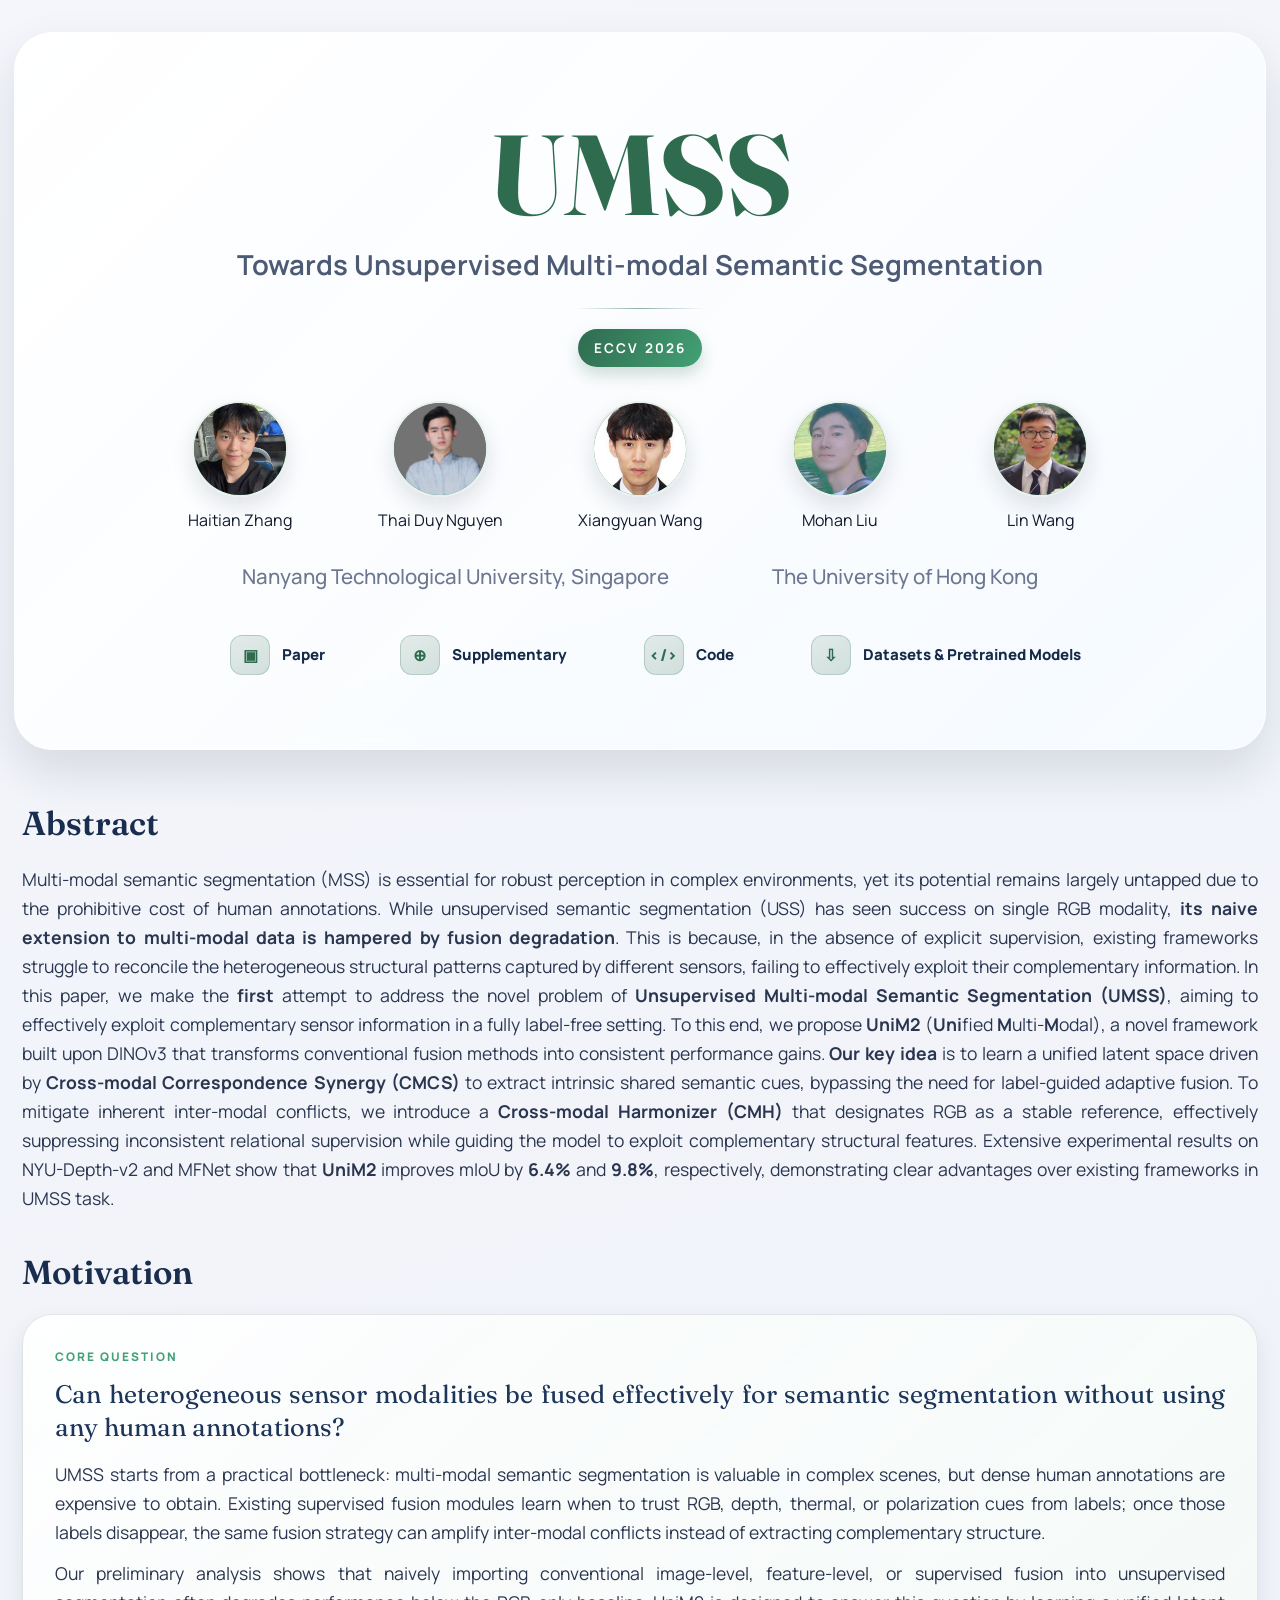
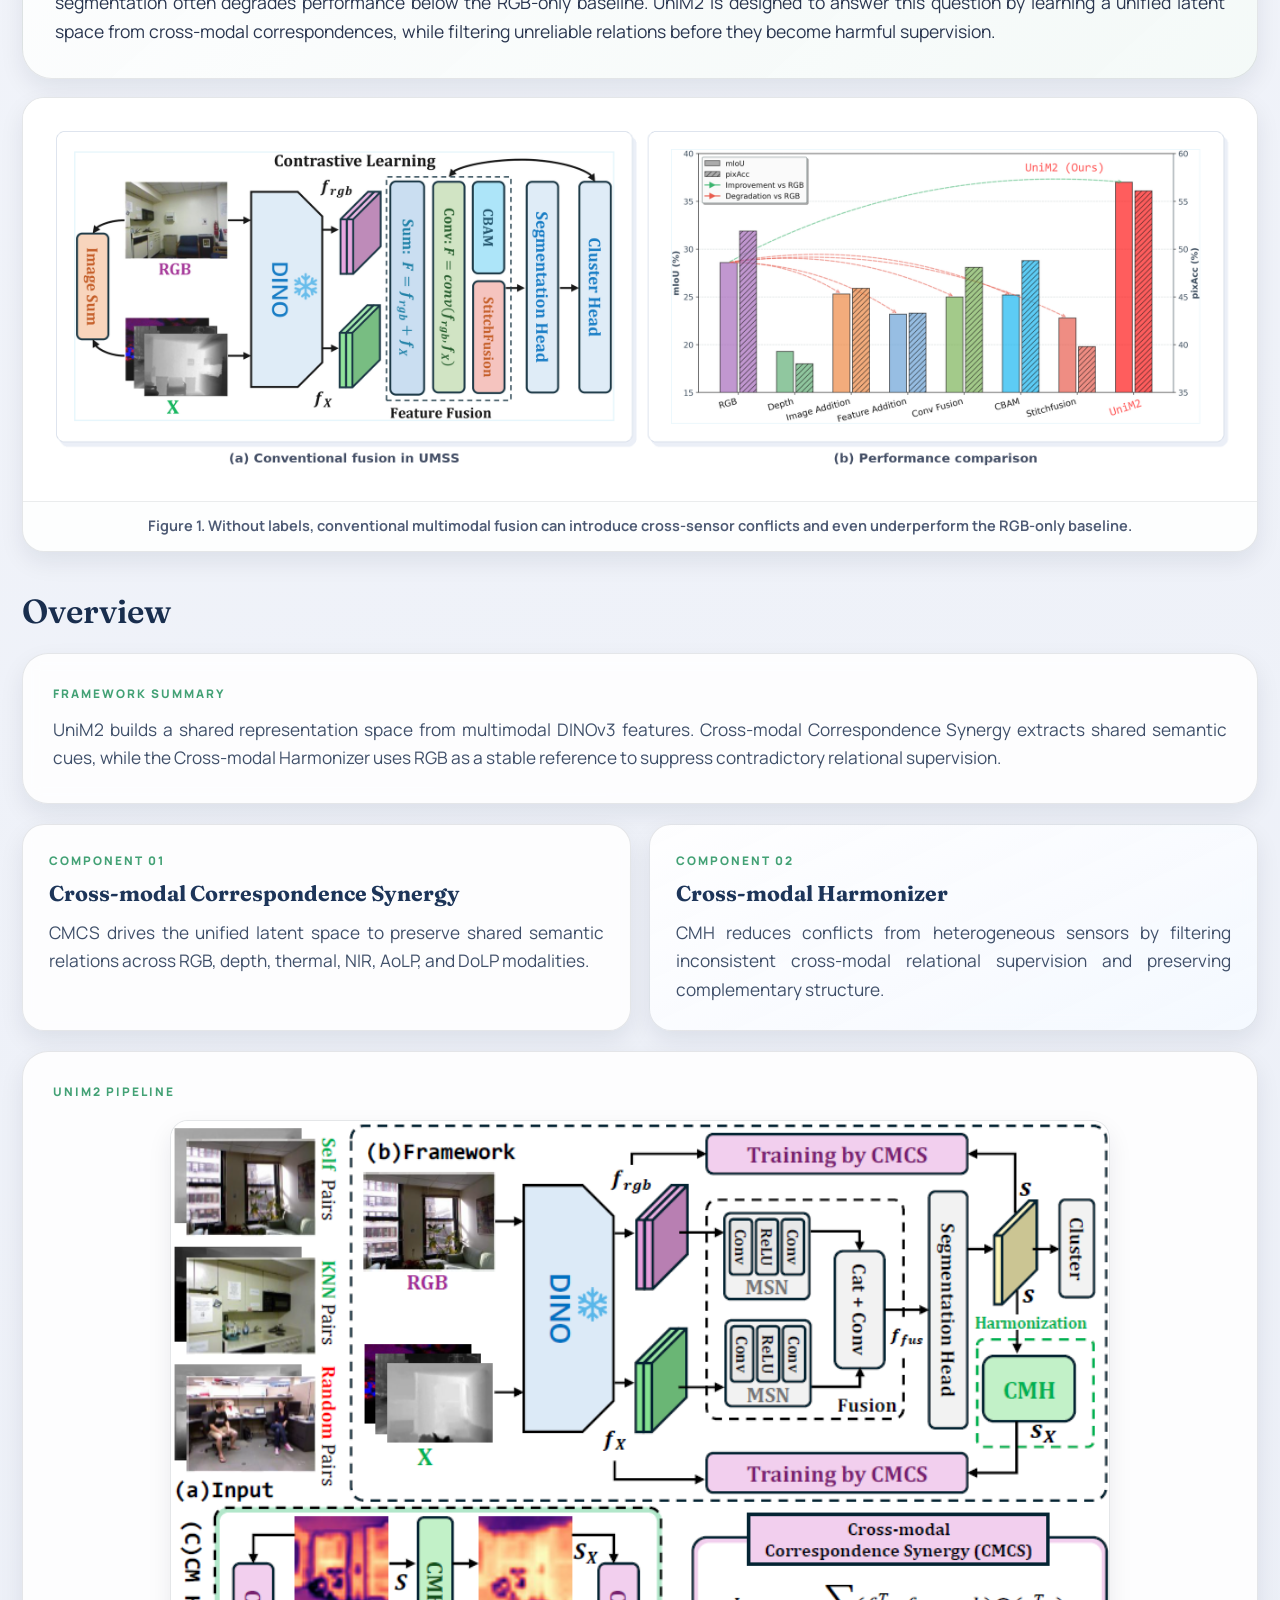
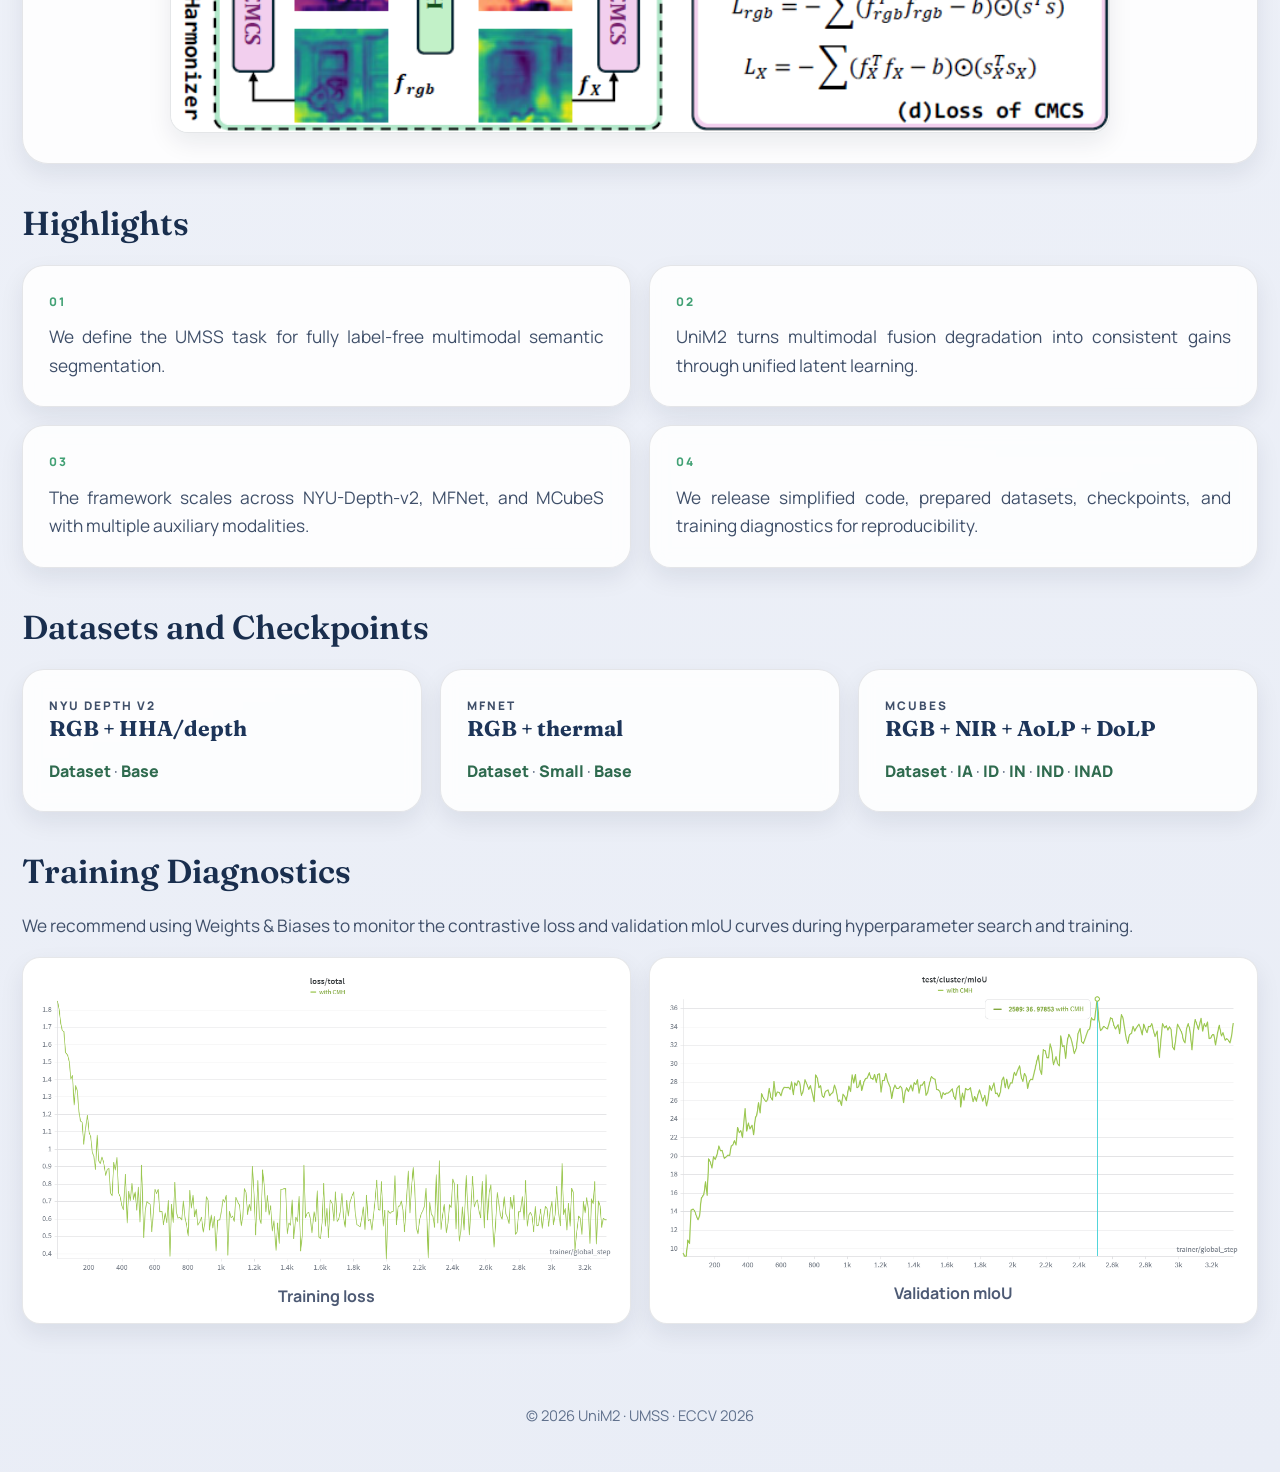
<file: index.html>
<!DOCTYPE html>
<html lang="en">
<head>
    <meta charset="UTF-8">
    <meta name="viewport" content="width=device-width, initial-scale=1.0">
    <title>UMSS | UniM2</title>
    <meta name="description" content="UMSS: Towards Unsupervised Multi-modal Semantic Segmentation">
    <link rel="preconnect" href="https://fonts.googleapis.com">
    <link rel="preconnect" href="https://fonts.gstatic.com" crossorigin>
    <link href="https://fonts.googleapis.com/css2?family=Fraunces:opsz,wght@9..144,500;9..144,600;9..144,700&family=Manrope:wght@400;500;600;700;800&family=Space+Mono:wght@400;700&display=swap" rel="stylesheet">
    <link rel="stylesheet" href="styles.css">
</head>
<body>
    <div class="site">
        <header class="masthead">
            <div class="masthead__inner">
                <h1 class="title animate-in animate-in--1"><span>UMSS</span></h1>
                <p class="subtitle animate-in animate-in--2">Towards Unsupervised Multi-modal Semantic Segmentation</p>
                <div class="title-rule animate-in animate-in--3" aria-hidden="true"></div>
                <p class="venue venue--above-authors animate-in animate-in--4"><span>ECCV 2026</span></p>

                <div class="authors animate-in animate-in--5">
                    <a class="author-pill" href="https://github.com/Hatins"><span class="author-pill__photo-frame"><img class="author-pill__photo" src="files/author-pics/haitian_zhang.jpg" alt="Portrait of Haitian Zhang"></span><span>Haitian Zhang</span></a>
                    <a class="author-pill" href="https://www.linkedin.com/in/thai-nd/"><span class="author-pill__photo-frame"><img class="author-pill__photo" src="files/author-pics/thai_nguyen.png" alt="Portrait of Thai Duy Nguyen"></span><span>Thai Duy Nguyen</span></a>
                    <a class="author-pill" href="https://scholar.google.com/citations?user=UiQIZMkAAAAJ&hl=en"><span class="author-pill__photo-frame"><img class="author-pill__photo" src="files/author-pics/xiangyuan_wang.jpg" alt="Portrait of Xiangyuan Wang"></span><span>Xiangyuan Wang</span></a>
                    <a class="author-pill" href="https://www.linkedin.com/in/mohan%EF%BC%88lester%EF%BC%89-liu-a26a5a286/"><span class="author-pill__photo-frame"><img class="author-pill__photo" src="files/author-pics/mohan_liu.png" alt="Portrait of Mohan Liu"></span><span>Mohan Liu</span></a>
                    <a class="author-pill" href="https://scholar.google.com/citations?user=SReb2csAAAAJ&hl=en"><span class="author-pill__photo-frame"><img class="author-pill__photo" src="files/author-pics/lin_wang.png" alt="Portrait of Lin Wang"></span><span>Lin Wang</span></a>
                </div>

                <p class="affiliation animate-in animate-in--6"><span>Nanyang Technological University, Singapore</span><span>The University of Hong Kong</span></p>

                <nav class="links animate-in animate-in--7" aria-label="Paper resources">
                    <a href="papers/UMSS__ECCV.pdf"><span class="link-icon" aria-hidden="true">▣</span><span>Paper</span></a>
                    <a href="papers/UMSS__ECCV_Supp.pdf"><span class="link-icon" aria-hidden="true">⊕</span><span>Supplementary</span></a>
                    <a href="https://github.com/Hatins/UniM2"><span class="link-icon" aria-hidden="true">&lt;/&gt;</span><span>Code</span></a>
                    <a href="#downloads"><span class="link-icon" aria-hidden="true">⇩</span><span>Datasets &amp; Pretrained Models</span></a>
                </nav>
            </div>
        </header>

        <main class="content">
            <section class="section reveal" data-reveal>
                <div class="section__header"><h2>Abstract</h2></div>
                <p class="body-text">
                    Multi-modal semantic segmentation (MSS) is essential for robust perception in complex environments, yet its potential remains largely untapped due to the prohibitive cost of human annotations. While unsupervised semantic segmentation (USS) has seen success on single RGB modality, <strong>its naive extension to multi-modal data is hampered by fusion degradation</strong>. This is because, in the absence of explicit supervision, existing frameworks struggle to reconcile the heterogeneous structural patterns captured by different sensors, failing to effectively exploit their complementary information. In this paper, we make the <strong>first</strong> attempt to address the novel problem of <strong>Unsupervised Multi-modal Semantic Segmentation (UMSS)</strong>, aiming to effectively exploit complementary sensor information in a fully label-free setting. To this end, we propose <strong>UniM2</strong> (<strong>Uni</strong>fied <strong>M</strong>ulti-<strong>M</strong>odal), a novel framework built upon DINOv3 that transforms conventional fusion methods into consistent performance gains. <strong>Our key idea</strong> is to learn a unified latent space driven by <strong>Cross-modal Correspondence Synergy (CMCS)</strong> to extract intrinsic shared semantic cues, bypassing the need for label-guided adaptive fusion. To mitigate inherent inter-modal conflicts, we introduce a <strong>Cross-modal Harmonizer (CMH)</strong> that designates RGB as a stable reference, effectively suppressing inconsistent relational supervision while guiding the model to exploit complementary structural features. Extensive experimental results on NYU-Depth-v2 and MFNet show that <strong>UniM2</strong> improves mIoU by <strong>6.4%</strong> and <strong>9.8%</strong>, respectively, demonstrating clear advantages over existing frameworks in UMSS task.
                </p>
            </section>

            <section class="section reveal" data-reveal>
                <div class="section__header"><h2>Motivation</h2></div>
                <div class="motivation-shell">
                    <div class="motivation-copy">
                        <p class="section-kicker">Core Question</p>
                        <p class="motivation-question">Can heterogeneous sensor modalities be fused effectively for semantic segmentation without using any human annotations?</p>
                        <p class="body-text">
                            UMSS starts from a practical bottleneck: multi-modal semantic segmentation is valuable in complex scenes, but dense human annotations are expensive to obtain. Existing supervised fusion modules learn when to trust RGB, depth, thermal, or polarization cues from labels; once those labels disappear, the same fusion strategy can amplify inter-modal conflicts instead of extracting complementary structure.
                        </p>
                        <p class="body-text">
                            Our preliminary analysis shows that naively importing conventional image-level, feature-level, or supervised fusion into unsupervised segmentation often degrades performance below the RGB-only baseline. UniM2 is designed to answer this question by learning a unified latent space from cross-modal correspondences, while filtering unreliable relations before they become harmful supervision.
                        </p>
                    </div>
                    <figure class="motivation-figure">
                        <img class="motivation-image" src="files/umss/motivation_figure.png" alt="Figure 1 motivation analysis showing conventional fusion in UMSS and fusion performance comparison">
                        <figcaption>Figure 1. Without labels, conventional multimodal fusion can introduce cross-sensor conflicts and even underperform the RGB-only baseline.</figcaption>
                    </figure>
                </div>
            </section>

            <section class="section reveal" data-reveal>
                <div class="section__header"><h2>Overview</h2></div>
                <div class="content-stack">
                    <div class="info-panel">
                        <p class="section-kicker">Framework Summary</p>
                        <p class="panel-text">UniM2 builds a shared representation space from multimodal DINOv3 features. Cross-modal Correspondence Synergy extracts shared semantic cues, while the Cross-modal Harmonizer uses RGB as a stable reference to suppress contradictory relational supervision.</p>
                    </div>
                    <div class="card-grid">
                        <article class="info-card">
                            <p class="card-kicker">Component 01</p>
                            <h3 class="card-title">Cross-modal Correspondence Synergy</h3>
                            <p class="card-body">CMCS drives the unified latent space to preserve shared semantic relations across RGB, depth, thermal, NIR, AoLP, and DoLP modalities.</p>
                        </article>
                        <article class="info-card info-card--accent">
                            <p class="card-kicker">Component 02</p>
                            <h3 class="card-title">Cross-modal Harmonizer</h3>
                            <p class="card-body">CMH reduces conflicts from heterogeneous sensors by filtering inconsistent cross-modal relational supervision and preserving complementary structure.</p>
                        </article>
                    </div>
                    <div class="info-panel info-panel--process">
                        <p class="section-kicker">UniM2 Pipeline</p>
                        <figure class="media-frame media-frame--pipeline">
                            <img class="media-frame__image" src="files/umss/framework.png" alt="UniM2 framework diagram">
                        </figure>
                    </div>
                </div>
            </section>

            <section class="section reveal" data-reveal>
                <div class="section__header"><h2>Highlights</h2></div>
                <div class="contribution-grid">
                    <article class="contribution-card"><p class="contribution-card__index">01</p><p class="contribution-card__text">We define the UMSS task for fully label-free multimodal semantic segmentation.</p></article>
                    <article class="contribution-card"><p class="contribution-card__index">02</p><p class="contribution-card__text">UniM2 turns multimodal fusion degradation into consistent gains through unified latent learning.</p></article>
                    <article class="contribution-card"><p class="contribution-card__index">03</p><p class="contribution-card__text">The framework scales across NYU-Depth-v2, MFNet, and MCubeS with multiple auxiliary modalities.</p></article>
                    <article class="contribution-card"><p class="contribution-card__index">04</p><p class="contribution-card__text">We release simplified code, prepared datasets, checkpoints, and training diagnostics for reproducibility.</p></article>
                </div>
            </section>

            <section class="section reveal" id="downloads" data-reveal>
                <div class="section__header"><h2>Datasets and Checkpoints</h2></div>
                <div class="results-shell">
                    <div class="download-grid">
                        <article class="download-card"><p class="card-kicker">NYU Depth V2</p><h3 class="card-title">RGB + HHA/depth</h3><p><a href="https://entuedu-my.sharepoint.com/:u:/r/personal/haitian003_e_ntu_edu_sg/Documents/Project-Datasets-and-Checkpoints/UMSS/Datasets/NYU_Depth.zip?csf=1&web=1&e=7A4yoL">Dataset</a> · <a href="https://entuedu-my.sharepoint.com/:u:/g/personal/haitian003_e_ntu_edu_sg/IQAemUSOKWXNTKU9_AW9hzE2AanUNebUhXXkc6jaBNg2dgw?e=K1EP4N">Base</a></p></article>
                        <article class="download-card"><p class="card-kicker">MFNet</p><h3 class="card-title">RGB + thermal</h3><p><a href="https://entuedu-my.sharepoint.com/:u:/r/personal/haitian003_e_ntu_edu_sg/Documents/Project-Datasets-and-Checkpoints/UMSS/Datasets/MFNet.zip?csf=1&web=1&e=qgCWpa">Dataset</a> · <a href="https://entuedu-my.sharepoint.com/:u:/g/personal/haitian003_e_ntu_edu_sg/IQAmx053DjttRId-yaD7GvuhAVzLpsLur3h7CUN3Iw8HTUQ?e=gysPyS">Small</a> · <a href="https://entuedu-my.sharepoint.com/:u:/g/personal/haitian003_e_ntu_edu_sg/IQDGKaVmHXsFTrlu4kM3ZoZzAZ8fhx4ceIBlzJ1JkqKQyHg?e=AkwHER">Base</a></p></article>
                        <article class="download-card"><p class="card-kicker">MCubeS</p><h3 class="card-title">RGB + NIR + AoLP + DoLP</h3><p><a href="https://entuedu-my.sharepoint.com/:u:/r/personal/haitian003_e_ntu_edu_sg/Documents/Project-Datasets-and-Checkpoints/UMSS/Datasets/MCUBES.zip?csf=1&web=1&e=85hZ7y">Dataset</a> · <a href="https://entuedu-my.sharepoint.com/:u:/g/personal/haitian003_e_ntu_edu_sg/IQBGOJmD0fePQbTmwr_v4en4AeO7a3ITfQweSUa9-Lv2BCg?e=bv4XWb">IA</a> · <a href="https://entuedu-my.sharepoint.com/:u:/g/personal/haitian003_e_ntu_edu_sg/IQACtr3xAtghTbOwBHlE7z9OAZSZmzDRwrlbDXJMaOxXULc?e=5NaIgo">ID</a> · <a href="https://entuedu-my.sharepoint.com/:u:/g/personal/haitian003_e_ntu_edu_sg/IQD1Uxpo7Qr_S6co0Zqa7BdqAdpt2RZ6duS3mI8yxtYUjXc?e=KHzjOI">IN</a> · <a href="https://entuedu-my.sharepoint.com/:u:/g/personal/haitian003_e_ntu_edu_sg/IQDFT8zgTvaHS4-xNAFP9ExVAbWKAyzwjWXfEiYtjbX6SjU?e=ehsWqr">IND</a> · <a href="https://entuedu-my.sharepoint.com/:u:/g/personal/haitian003_e_ntu_edu_sg/IQB4s-XC6GCFQLCATVKoOS0RAbVxJZLwr3h6MqBVtPuPimE?e=LknDUX">INAD</a></p></article>
                    </div>
                </div>
            </section>

            <section class="section reveal" data-reveal>
                <div class="section__header"><h2>Training Diagnostics</h2></div>
                <div class="results-shell">
                    <p class="panel-text results-intro">We recommend using Weights &amp; Biases to monitor the contrastive loss and validation mIoU curves during hyperparameter search and training.</p>
                    <div class="curve-grid">
                        <figure class="media-frame media-frame--diagnostic"><img class="media-frame__image" src="files/umss/training_loss.png" alt="Training loss curve"><figcaption>Training loss</figcaption></figure>
                        <figure class="media-frame media-frame--diagnostic"><img class="media-frame__image" src="files/umss/training_miou.png" alt="Validation mIoU curve"><figcaption>Validation mIoU</figcaption></figure>
                    </div>
                </div>
            </section>
        </main>

        <footer class="footer"><p>&copy; 2026 UniM2 · UMSS · ECCV 2026</p></footer>
    </div>
    <script>
        const revealItems = document.querySelectorAll("[data-reveal]");
        if ("IntersectionObserver" in window) {
            const observer = new IntersectionObserver((entries) => {
                entries.forEach((entry) => {
                    if (entry.isIntersecting) {
                        entry.target.classList.add("is-visible");
                        observer.unobserve(entry.target);
                    }
                });
            }, { threshold: 0.16, rootMargin: "0px 0px -8% 0px" });
            revealItems.forEach((item) => observer.observe(item));
        } else {
            revealItems.forEach((item) => item.classList.add("is-visible"));
        }
    </script>
</body>
</html>
</file>
<file: styles.css>
:root {
    --bg: #f4f6fb;
    --bg-alt: #e9edf6;
    --surface: rgba(255, 255, 255, 0.86);
    --surface-strong: #ffffff;
    --surface-tint: #f8faff;
    --ink: #111a2c;
    --muted: #4d5a74;
    --muted-soft: #6d7890;
    --rule: rgba(17, 26, 44, 0.11);
    --card-border: rgba(17, 26, 44, 0.1);
    --accent: #2f6b4f;
    --accent-soft: #43a175;
    --accent-rgb: 47, 107, 79;
    --accent-warm: #c4561d;
    --shadow-sm: 0 10px 24px rgba(14, 26, 50, 0.08);
    --shadow-md: 0 22px 48px rgba(14, 26, 50, 0.12);
    --radius-md: 22px;
    --radius-lg: 30px;
    --max-width: 1280px;
}

* { box-sizing: border-box; }
html, body { margin: 0; padding: 0; }
html { scroll-behavior: smooth; }

body {
    background: linear-gradient(165deg, var(--bg) 0%, var(--bg-alt) 100%);
    color: var(--ink);
    font-family: "Manrope", "Segoe UI", sans-serif;
    line-height: 1.65;
    overflow-x: hidden;
    -webkit-font-smoothing: antialiased;
    text-rendering: optimizeLegibility;
}

a { color: var(--accent); text-decoration: none; }
a:hover { text-decoration: underline; }
img { max-width: 100%; }
.site { min-height: 100vh; position: relative; }
.content, .footer { width: min(calc(100% - 44px), var(--max-width)); margin: 0 auto; }

.masthead { padding: clamp(20px, 3vw, 32px) 0 12px; position: relative; }
.masthead__inner {
    width: min(calc(100% - 28px), calc(var(--max-width) + 88px));
    margin: 0 auto;
    padding: clamp(52px, 8vw, 88px) clamp(22px, 3.8vw, 44px) clamp(42px, 6vw, 62px);
    background: linear-gradient(135deg, rgba(255,255,255,0.94) 0%, rgba(246,250,255,0.92) 100%);
    border: 1px solid rgba(255, 255, 255, 0.66);
    border-radius: clamp(26px, 4vw, 38px);
    box-shadow: var(--shadow-md);
    text-align: center;
    position: relative;
    overflow: hidden;
    backdrop-filter: blur(8px);
}

.title {
    margin: 0;
    display: inline-flex;
    align-items: center;
    justify-content: center;
    font-family: "Fraunces", Georgia, serif;
    font-weight: 700;
    font-size: clamp(3.5rem, 9vw, 7.1rem);
    line-height: 0.95;
    letter-spacing: 0;
    color: var(--accent);
}

.subtitle {
    margin: clamp(10px, 1.8vw, 16px) auto 0;
    max-width: 1180px;
    font-size: clamp(1.24rem, 2.15vw, 1.86rem);
    white-space: nowrap;
    line-height: 1.42;
    color: var(--muted);
    font-weight: 650;
}
.subtitle--small {
    max-width: 980px;
    font-size: clamp(1.02rem, 1.45vw, 1.18rem);
    font-weight: 500;
    color: var(--muted-soft);
}

.venue { margin: 0 0 18px; font-size: 0.84rem; letter-spacing: 0.16em; text-transform: uppercase; color: var(--accent); font-weight: 700; }

.venue--above-authors {
    margin: 20px 0 -8px;
}
.venue span {
    display: inline-flex;
    align-items: center;
    justify-content: center;
    padding: 8px 16px;
    border-radius: 999px;
    color: #fff;
    background: linear-gradient(120deg, var(--accent), var(--accent-soft));
    box-shadow: 0 8px 16px rgba(var(--accent-rgb), 0.22);
}
.title-rule { width: clamp(84px, 11vw, 130px); height: 1px; margin: 24px auto 0; background: linear-gradient(90deg, transparent, rgba(var(--accent-rgb), 0.52), transparent); }

.authors { margin-top: 34px; display: flex; flex-wrap: wrap; justify-content: center; align-items: flex-start; gap: 14px 10px; }
.author-pill {
    display: inline-flex;
    flex-direction: column;
    align-items: center;
    gap: 10px;
    flex: 1 1 150px;
    max-width: 190px;
    min-width: 136px;
    color: var(--ink);
    text-align: center;
    padding: 8px;
    border-radius: 16px;
    transition: transform 220ms ease, background-color 220ms ease;
}
.author-pill:hover { text-decoration: none; transform: translateY(-4px); background: rgba(255,255,255,0.56); }
.author-pill__photo-frame {
    width: clamp(76px, 9vw, 96px);
    height: clamp(76px, 9vw, 96px);
    border-radius: 50%;
    overflow: hidden;
    display: inline-flex;
    align-items: center;
    justify-content: center;
    border: 2px solid rgba(255, 255, 255, 0.88);
    background: linear-gradient(145deg, var(--accent), var(--accent-soft));
    box-shadow: 0 10px 22px rgba(14, 26, 50, 0.12);
}

.author-pill__photo {
    width: 100%;
    height: 100%;
    display: block;
    object-fit: cover;
    object-position: center;
}

.affiliation {
    margin: 18px 0 0;
    color: var(--muted-soft);
    font-size: clamp(1.02rem, 1.9vw, 1.28rem);
    font-weight: 500;
    padding: 0 10px;
    display: flex;
    justify-content: center;
    align-items: center;
    gap: clamp(42px, 8vw, 110px);
    flex-wrap: wrap;
}

.links { display: flex; justify-content: center; flex-wrap: wrap; gap: 12px; margin-top: 30px; }
.links a {
    display: inline-flex;
    align-items: center;
    justify-content: center;
    gap: 12px;
    min-width: 188px;
    padding: 12px 16px;
    border-radius: 15px;
    color: #152a49;
    font-size: 0.94rem;
    font-weight: 800;
    transition: transform 180ms ease, background-color 180ms ease;
}
.links a:hover { text-decoration: none; transform: translateY(-3px); background: rgba(255,255,255,0.48); }
.link-icon {
    width: 40px;
    height: 40px;
    display: inline-flex;
    align-items: center;
    justify-content: center;
    border-radius: 12px;
    background: linear-gradient(150deg, rgba(var(--accent-rgb),0.12), rgba(var(--accent-rgb),0.2));
    color: var(--accent);
    border: 1px solid rgba(var(--accent-rgb),0.22);
    font-size: 1.02rem;
    font-weight: 800;
    line-height: 1;
    flex-shrink: 0;
}

.content { padding: clamp(20px, 3.8vw, 34px) 0 clamp(44px, 7vw, 64px); }
.section { margin-bottom: clamp(20px, 2.8vw, 32px); position: relative; }
.section:last-child { margin-bottom: 0; }
.section__header { margin-bottom: 14px; }
.section__header h2 {
    margin: 0;
    font-family: "Fraunces", Georgia, serif;
    font-size: clamp(1.5rem, 2.75vw, 2.08rem);
    font-weight: 600;
    letter-spacing: 0;
    color: #192e4e;
}
.body-text { margin: 0; color: #2a3650; text-align: justify; font-size: clamp(1rem, 1.38vw, 1.1rem); }
.motivation-shell { display: grid; gap: 18px; }
.motivation-copy { padding: clamp(22px, 3.2vw, 32px); border-radius: var(--radius-lg); }
.motivation-question { margin: 0 0 16px; font-family: "Fraunces", Georgia, serif; font-size: clamp(1.2rem, 2.05vw, 1.58rem); line-height: 1.32; color: #1d3559; text-align: justify; }
.motivation-copy .body-text + .body-text { margin-top: 12px; }
.motivation-figure { margin: 0; border-radius: 22px; overflow: hidden; }
.motivation-image { display: block; width: 100%; height: auto; padding: 16px; background: #ffffff; }
.motivation-figure figcaption { border-top: 1px solid rgba(17,26,44,0.08); padding: 12px 18px 15px; font-size: 0.91rem; line-height: 1.55; font-weight: 650; color: var(--muted); }
.motivation-copy, .motivation-figure, .info-panel, .info-card, .contribution-card, .download-card, .media-frame {
    border: 1px solid var(--card-border);
    background: var(--surface);
    backdrop-filter: blur(8px);
    box-shadow: var(--shadow-sm);
}
.motivation-copy { background: linear-gradient(138deg, rgba(255,255,255,0.92) 0%, rgba(244,250,247,0.9) 100%); }
.motivation-figure { background: #fdfefe; }
.section-kicker, .card-kicker, .contribution-card__index {
    margin: 0 0 10px;
    text-transform: uppercase;
    letter-spacing: 0.17em;
    font-size: 0.74rem;
    font-weight: 800;
    color: var(--accent-soft);
}
.content-stack { display: grid; gap: 20px; }
.info-panel { padding: clamp(20px, 3vw, 30px); border-radius: 26px; }
.panel-text, .card-body, .contribution-card__text { margin: 12px 0 0; color: #40506a; font-size: clamp(0.99rem, 1.35vw, 1.08rem); text-align: justify; }
.card-grid, .contribution-grid, .download-grid, .curve-grid { display: grid; grid-template-columns: repeat(2, minmax(0, 1fr)); gap: 18px; }
.download-grid { grid-template-columns: repeat(3, minmax(0, 1fr)); }
.info-card, .contribution-card, .download-card { border-radius: 22px; padding: clamp(18px, 2.8vw, 26px); }
.info-card--accent { background: linear-gradient(155deg, rgba(255,255,255,0.92), rgba(245,249,255,0.88)); }
.card-title { margin: 0 0 12px; font-family: "Fraunces", Georgia, serif; font-size: clamp(1.16rem, 1.76vw, 1.34rem); line-height: 1.25; color: #1d3559; }
.media-frame { margin: 18px 0 0; border-radius: 18px; overflow: hidden; background: #fdfefe; }
.media-frame--pipeline { width: 80%; margin-left: auto; margin-right: auto; }
.media-frame--diagnostic { margin-top: 0; padding: 18px 18px 0; background: #ffffff; }
.media-frame--diagnostic .media-frame__image { border-radius: 10px; }
.media-frame__image { display: block; width: 100%; height: auto; }
figcaption { padding: 10px 12px 14px; color: var(--muted); font-weight: 700; text-align: center; }

.results-shell { display: grid; gap: 16px; }
.results-intro { margin-top: 0; }
.download-card p { margin-bottom: 0; color: #40506a; }
.download-card a { font-weight: 800; }

.footer { padding: 0 0 30px; color: #60718d; font-size: 0.92rem; text-align: center; }

.animate-in { opacity: 0; transform: translateY(24px); animation: fadeUp 840ms cubic-bezier(0.22,1,0.36,1) forwards; }
.animate-in--1 { animation-delay: 90ms; } .animate-in--2 { animation-delay: 180ms; } .animate-in--3 { animation-delay: 280ms; } .animate-in--4 { animation-delay: 380ms; } .animate-in--5 { animation-delay: 500ms; } .animate-in--6 { animation-delay: 620ms; } .animate-in--7 { animation-delay: 740ms; }
.reveal { opacity: 0; transform: translateY(28px); transition: opacity 760ms cubic-bezier(0.22,1,0.36,1), transform 760ms cubic-bezier(0.22,1,0.36,1); }
.reveal.is-visible { opacity: 1; transform: translateY(0); }
@keyframes fadeUp { from { opacity: 0; transform: translateY(24px); } to { opacity: 1; transform: translateY(0); } }

@media (max-width: 1080px) {
    .content, .footer { width: min(calc(100% - 34px), var(--max-width)); }
    .masthead__inner { width: min(calc(100% - 34px), calc(var(--max-width) + 36px)); }
    .download-grid, .motivation-panels { grid-template-columns: 1fr; }
}
@media (max-width: 980px) {
    .subtitle { white-space: normal; }
}

@media (max-width: 840px) {
    .card-grid, .contribution-grid, .curve-grid { grid-template-columns: 1fr; }
    .author-pill { flex: 1 1 calc(50% - 14px); max-width: 260px; }
    .links a { min-width: 0; flex: 1 1 calc(50% - 10px); }
    .affiliation { gap: 18px; }
}
@media (max-width: 700px) {
    .media-frame--pipeline { width: 100%; }
    .content, .footer, .masthead__inner { width: min(calc(100% - 24px), var(--max-width)); }
    .masthead { padding-top: 12px; }
    .masthead__inner { padding: 42px 16px 34px; border-radius: 24px; }
    .title { width: 100%; font-size: clamp(3rem, 18vw, 5rem); }
    .subtitle { font-size: clamp(1rem, 4.9vw, 1.3rem); }
    .affiliation { font-size: 0.98rem; }
    .author-pill { flex-basis: calc(50% - 8px); min-width: 128px; }
    .section__header h2 { font-size: clamp(1.36rem, 6vw, 1.8rem); }
    .motivation-copy, .motivation-figure, .info-panel, .info-card, .contribution-card, .download-card, .media-frame { border-radius: 18px; }
}
@media (max-width: 520px) {
    .author-pill, .links a { flex-basis: 100%; max-width: none; }
    .motivation-question, .body-text, .panel-text, .card-body, .contribution-card__text { text-align: left; }
}
@media (prefers-reduced-motion: reduce) {
    *, *::before, *::after { animation: none !important; transition: none !important; scroll-behavior: auto !important; }
    .animate-in, .reveal { opacity: 1 !important; transform: none !important; }
}
</file>
